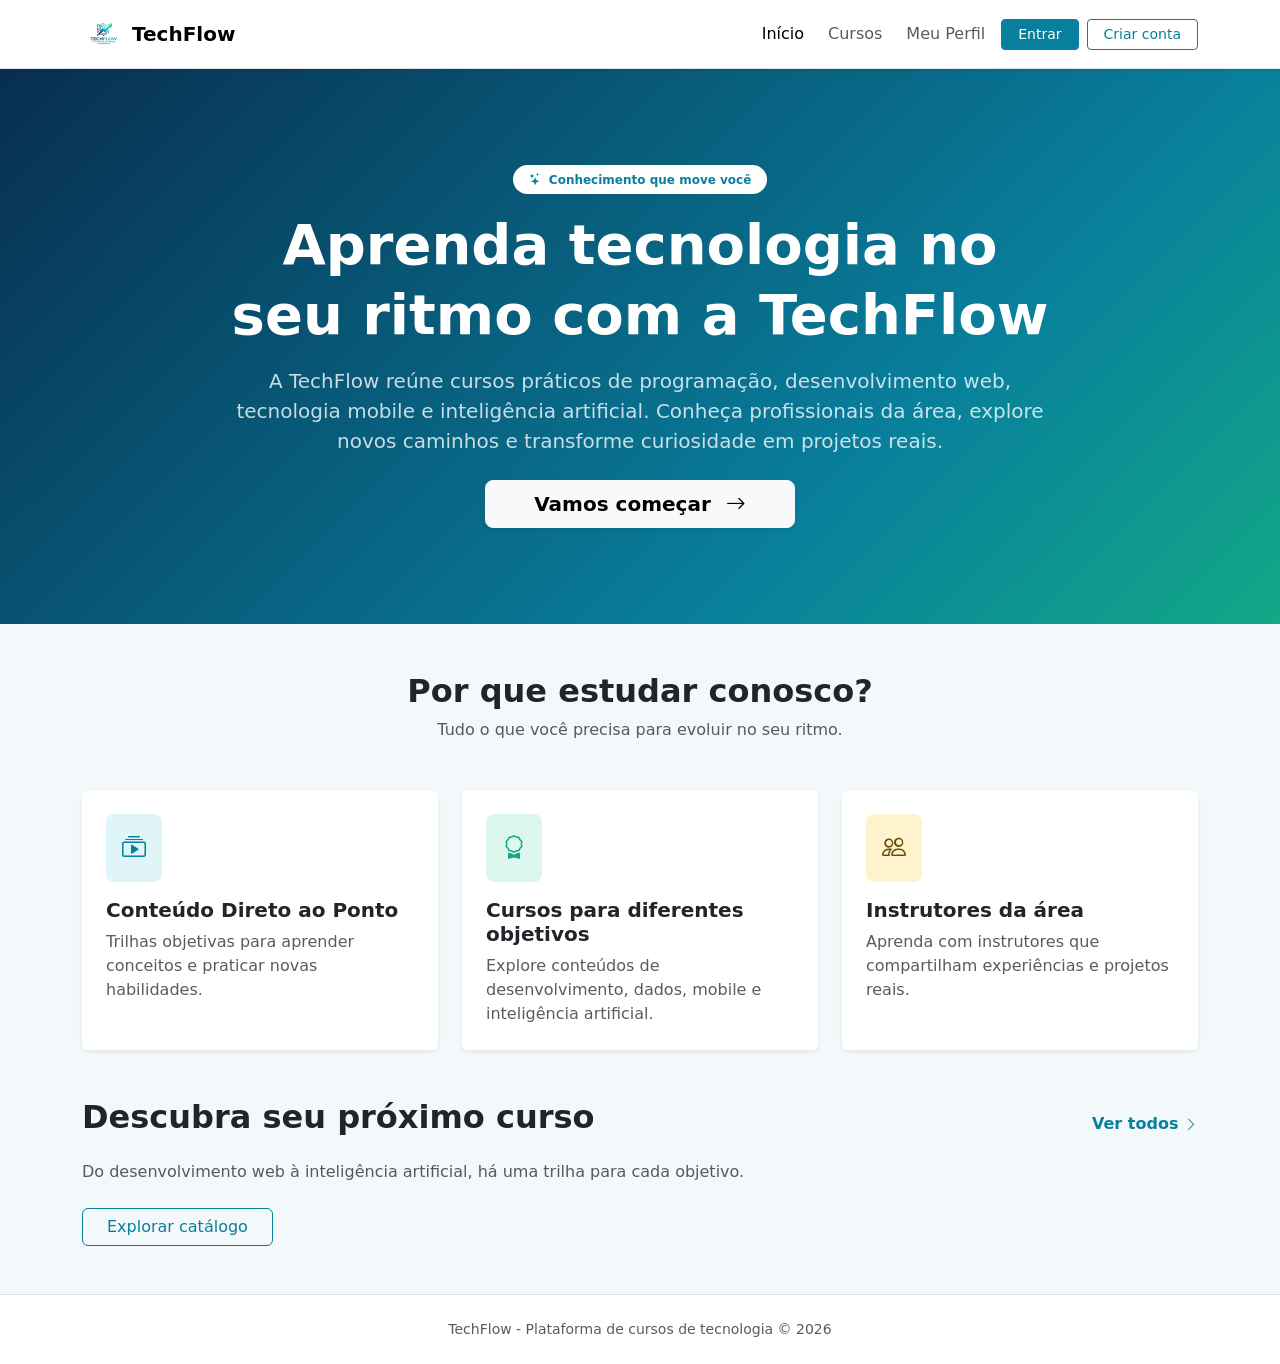
<file: index.html>
<!DOCTYPE html>
<html lang="pt-BR">
<head>
    <meta charset="UTF-8">
    <meta name="viewport" content="width=device-width, initial-scale=1.0">
    <title>TechFlow - Aprenda tecnologia</title>
    <link href="https://cdn.jsdelivr.net/npm/bootstrap@5.3.3/dist/css/bootstrap.min.css" rel="stylesheet">
    <link href="https://cdn.jsdelivr.net/npm/bootstrap-icons@1.11.3/font/bootstrap-icons.min.css" rel="stylesheet">
    <link href="assets/styles.css" rel="stylesheet">
</head>
<body class="d-flex flex-column min-vh-100 bg-body-tertiary">
    <header class="sticky-top">
        <nav class="navbar navbar-expand-lg bg-body border-bottom shadow-sm">
            <div class="container">
                <h1 class="h5 mb-0">
                    <a class="navbar-brand fw-bold d-flex align-items-center gap-2" href="index.html">
                        <img class="brand-logo" src="assets/Gemini_Generated_Image_jlvelwjlvelwjlve-removebg-preview.png" alt="">
                        <span>TechFlow</span>
                    </a>
                </h1>
                <button class="navbar-toggler" type="button" data-bs-toggle="collapse" data-bs-target="#menu" aria-controls="menu" aria-expanded="false" aria-label="Abrir menu">
                    <span class="navbar-toggler-icon"></span>
                </button>
                <div class="collapse navbar-collapse" id="menu">
                    <ul class="navbar-nav ms-auto align-items-lg-center gap-lg-2">
                        <li class="nav-item"><a class="nav-link active" aria-current="page" href="index.html">Início</a></li>
                        <li class="nav-item"><a class="nav-link" href="cursos.html">Cursos</a></li>
                        <li class="nav-item"><a class="nav-link" href="perfil.html">Meu Perfil</a></li>
                        <li class="nav-item"><a class="btn btn-primary btn-sm px-3 mt-2 mt-lg-0" href="login.html">Entrar</a></li>
                        <li class="nav-item"><a class="btn btn-outline-primary btn-sm px-3 mt-2 mt-lg-0" href="cadastro.html">Criar conta</a></li>
                    </ul>
                </div>
            </div>
        </nav>
    </header>

    <main class="flex-grow-1">
        <section class="landing-hero">
            <div class="container py-5">
                <div class="row justify-content-center text-center py-lg-5">
                    <div class="col-lg-9">
                        <span class="badge rounded-pill bg-white text-primary mb-3 px-3 py-2">
                            <i class="bi bi-stars me-1"></i> Conhecimento que move você
                        </span>
                        <h2 class="display-4 fw-bold lh-sm mb-3">Aprenda tecnologia no seu ritmo com a TechFlow</h2>
                        <p class="lead text-body-secondary mb-4">A TechFlow reúne cursos práticos de programação, desenvolvimento web, tecnologia mobile e inteligência artificial. Conheça profissionais da área, explore novos caminhos e transforme curiosidade em projetos reais.</p>
                        <a class="btn btn-light btn-lg px-5 fw-semibold shadow-sm" href="cursos.html">Vamos começar <i class="bi bi-arrow-right ms-2"></i></a>
                    </div>
                </div>
            </div>
        </section>

        <!-- Diferenciais -->
        <section class="container py-5">
            <div class="text-center mb-5">
                <h2 class="fw-bold">Por que estudar conosco?</h2>
                <p class="text-body-secondary">Tudo o que você precisa para evoluir no seu ritmo.</p>
            </div>
            <div class="row row-cols-1 row-cols-md-3 g-4">
                <div class="col">
                    <article class="card h-100 border-0 shadow-sm">
                        <div class="card-body p-4">
                            <span class="d-inline-flex rounded-3 bg-primary-subtle text-primary fs-4 p-3 mb-3"><i class="bi bi-collection-play"></i></span>
                            <h3 class="h5 fw-semibold">Conteúdo Direto ao Ponto</h3>
                            <p class="text-body-secondary mb-0">Trilhas objetivas para aprender conceitos e praticar novas habilidades.</p>
                        </div>
                    </article>
                </div>
                <div class="col">
                    <article class="card h-100 border-0 shadow-sm">
                        <div class="card-body p-4">
                            <span class="d-inline-flex rounded-3 bg-success-subtle text-success fs-4 p-3 mb-3"><i class="bi bi-award"></i></span>
                            <h3 class="h5 fw-semibold">Cursos para diferentes objetivos</h3>
                            <p class="text-body-secondary mb-0">Explore conteúdos de desenvolvimento, dados, mobile e inteligência artificial.</p>
                        </div>
                    </article>
                </div>
                <div class="col">
                    <article class="card h-100 border-0 shadow-sm">
                        <div class="card-body p-4">
                            <span class="d-inline-flex rounded-3 bg-warning-subtle text-warning-emphasis fs-4 p-3 mb-3"><i class="bi bi-people"></i></span>
                            <h3 class="h5 fw-semibold">Instrutores da área</h3>
                            <p class="text-body-secondary mb-0">Aprenda com instrutores que compartilham experiências e projetos reais.</p>
                        </div>
                    </article>
                </div>
            </div>
        </section>

        <section class="container pb-5">
            <div class="d-flex justify-content-between align-items-end mb-4">
                <h2 class="fw-bold mb-0">Descubra seu próximo curso</h2>
                <a class="link-primary link-underline-opacity-0 fw-semibold" href="cursos.html">Ver todos <i class="bi bi-chevron-right small"></i></a>
            </div>
            <p class="text-body-secondary mb-4">Do desenvolvimento web à inteligência artificial, há uma trilha para cada objetivo.</p>
            <a class="btn btn-outline-primary px-4" href="cursos.html">Explorar catálogo</a>
        </section>
    </main>

    <footer class="bg-body border-top py-4 mt-auto">
        <div class="container">
            <p class="small text-body-secondary text-center mb-0">TechFlow - Plataforma de cursos de tecnologia &copy; 2026</p>
        </div>
    </footer>

    <script src="https://cdn.jsdelivr.net/npm/bootstrap@5.3.3/dist/js/bootstrap.bundle.min.js"></script>
</body>
</html>
</file>
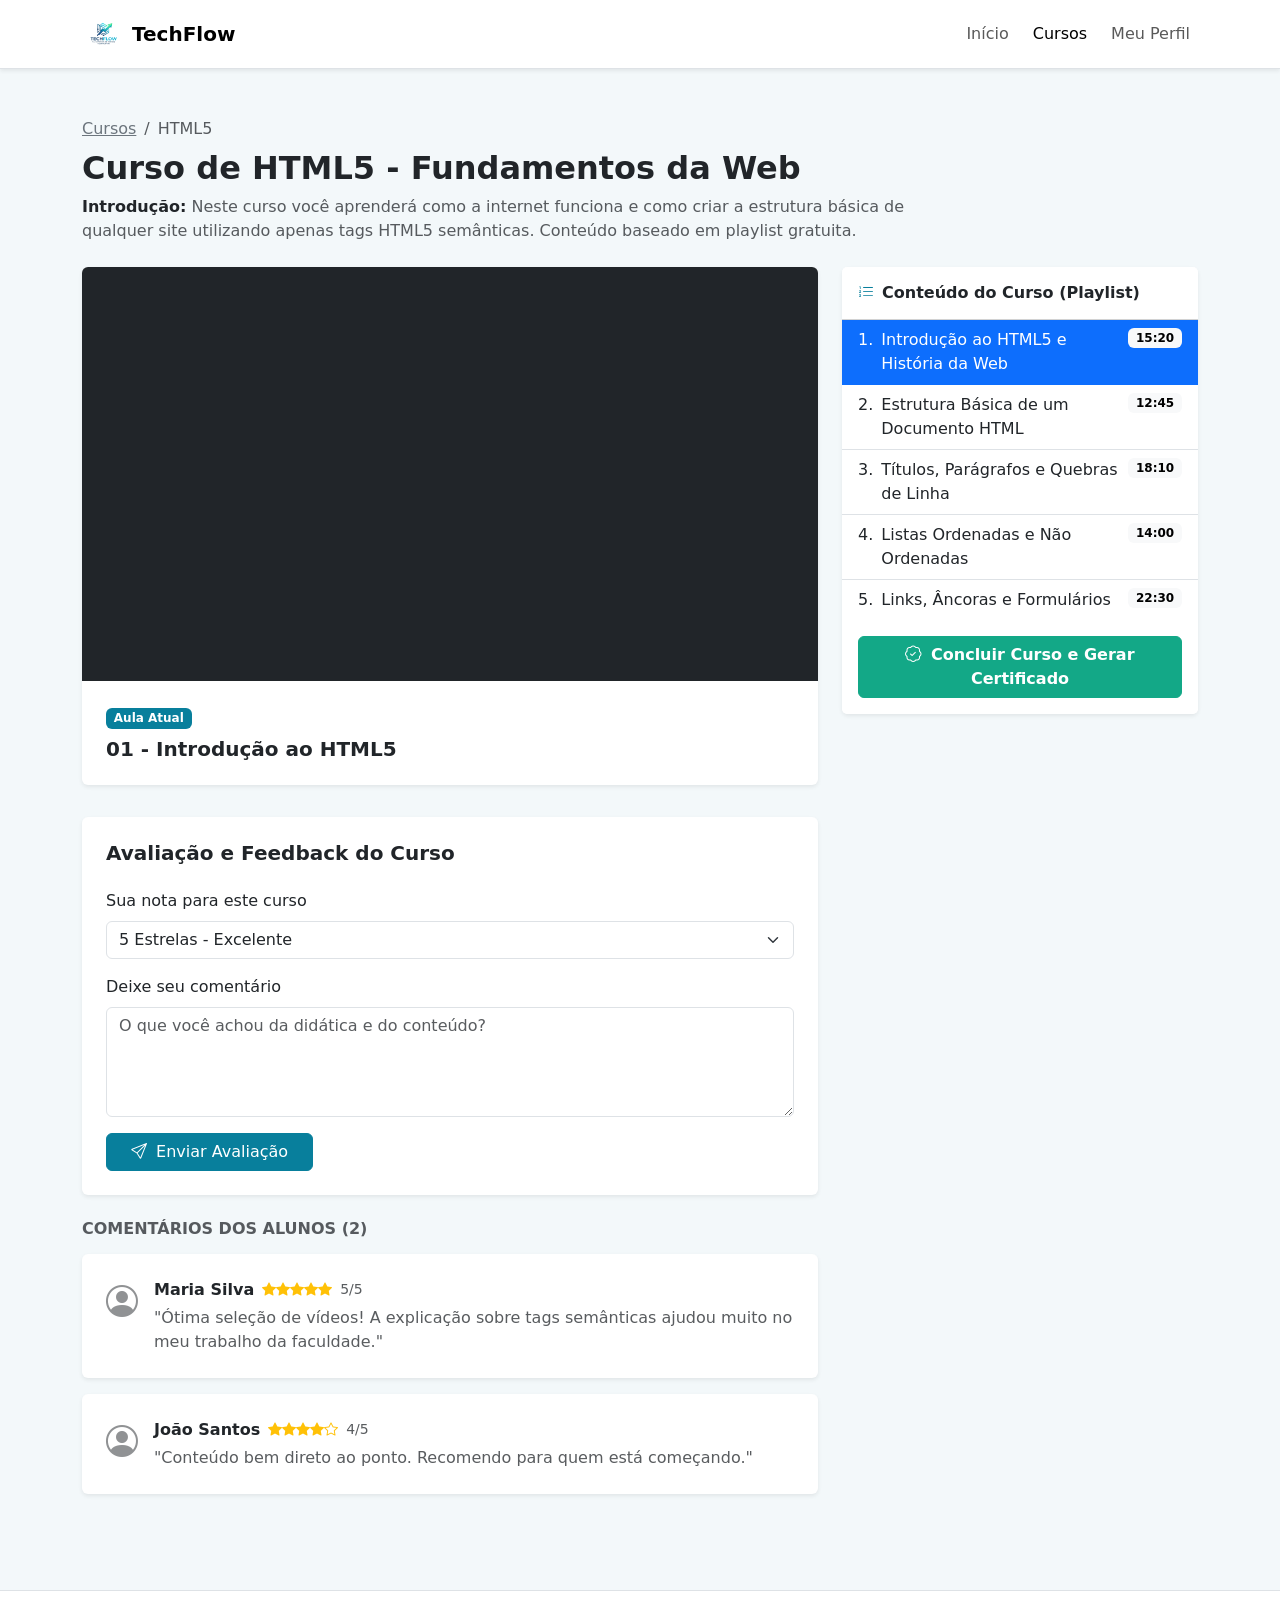
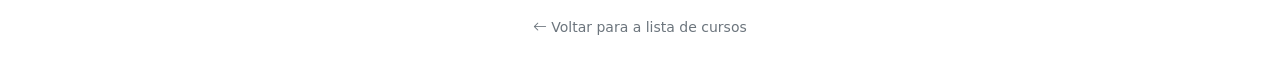
<file: aula.html>
<!DOCTYPE html>
<html lang="pt-BR">
<head>
    <meta charset="UTF-8">
    <meta name="viewport" content="width=device-width, initial-scale=1.0">
    <title>Assistindo Curso - TechFlow</title>
    <link href="https://cdn.jsdelivr.net/npm/bootstrap@5.3.3/dist/css/bootstrap.min.css" rel="stylesheet">
    <link href="https://cdn.jsdelivr.net/npm/bootstrap-icons@1.11.3/font/bootstrap-icons.min.css" rel="stylesheet">
    <link href="assets/styles.css" rel="stylesheet">
</head>
<body class="d-flex flex-column min-vh-100 bg-body-tertiary">
    <header class="sticky-top">
        <nav class="navbar navbar-expand-lg bg-body border-bottom shadow-sm">
            <div class="container">
                <h1 class="h5 mb-0">
                    <a class="navbar-brand fw-bold d-flex align-items-center gap-2" href="index.html">
                        <img class="brand-logo" src="assets/Gemini_Generated_Image_jlvelwjlvelwjlve-removebg-preview.png" alt="">
                        <span>TechFlow</span>
                    </a>
                </h1>
                <button class="navbar-toggler" type="button" data-bs-toggle="collapse" data-bs-target="#menu" aria-controls="menu" aria-expanded="false" aria-label="Abrir menu">
                    <span class="navbar-toggler-icon"></span>
                </button>
                <div class="collapse navbar-collapse" id="menu">
                    <ul class="navbar-nav ms-auto gap-lg-2">
                        <li class="nav-item"><a class="nav-link" href="index.html">Início</a></li>
                        <li class="nav-item"><a class="nav-link active" aria-current="page" href="cursos.html">Cursos</a></li>
                        <li class="nav-item"><a class="nav-link" href="perfil.html">Meu Perfil</a></li>
                    </ul>
                </div>
            </div>
        </nav>
    </header>

    <main class="flex-grow-1 py-4 py-lg-5">
        <div class="container">
            <!-- Introdução do Curso -->
            <section class="mb-4">
                <nav aria-label="breadcrumb">
                    <ol class="breadcrumb small mb-2">
                        <li class="breadcrumb-item"><a class="link-secondary" href="cursos.html">Cursos</a></li>
                        <li class="breadcrumb-item active" aria-current="page">HTML5</li>
                    </ol>
                </nav>
                <h2 class="fw-bold">Curso de HTML5 - Fundamentos da Web</h2>
                <p class="text-body-secondary col-lg-9 mb-0"><strong class="text-body">Introdução:</strong> Neste curso você aprenderá como a internet funciona e como criar a estrutura básica de qualquer site utilizando apenas tags HTML5 semânticas. Conteúdo baseado em playlist gratuita.</p>
            </section>

            <div class="row g-4">
                <!-- Player de Vídeo (Incorporado de playlist gratuita) -->
                <section class="col-lg-8">
                    <div class="card border-0 shadow-sm overflow-hidden">
                        <div class="ratio ratio-16x9 bg-dark">
                            <iframe src="https://www.youtube.com/embed/Ejkb_YpuHWs" title="Player de vídeo da aula" allowfullscreen></iframe>
                        </div>
                        <div class="card-body p-4">
                            <span class="badge text-bg-primary mb-2">Aula Atual</span>
                            <h3 class="h5 fw-semibold mb-0">01 - Introdução ao HTML5</h3>
                        </div>
                    </div>
                </section>

                <!-- Listagem dos Vídeos da Playlist -->
                <aside class="col-lg-4">
                    <div class="card border-0 shadow-sm">
                        <div class="card-header bg-body py-3">
                            <h3 class="h6 fw-bold mb-0"><i class="bi bi-list-ol me-2 text-primary"></i>Conteúdo do Curso (Playlist)</h3>
                        </div>
                        <ol class="list-group list-group-flush list-group-numbered">
                            <li class="list-group-item list-group-item-action d-flex align-items-start active" aria-current="true">
                                <a class="ms-2 me-auto text-reset text-decoration-none" href="#aula1">Introdução ao HTML5 e História da Web</a>
                                <span class="badge text-bg-light ms-2">15:20</span>
                            </li>
                            <li class="list-group-item list-group-item-action d-flex align-items-start">
                                <a class="ms-2 me-auto text-reset text-decoration-none" href="#aula2">Estrutura Básica de um Documento HTML</a>
                                <span class="badge text-bg-light ms-2">12:45</span>
                            </li>
                            <li class="list-group-item list-group-item-action d-flex align-items-start">
                                <a class="ms-2 me-auto text-reset text-decoration-none" href="#aula3">Títulos, Parágrafos e Quebras de Linha</a>
                                <span class="badge text-bg-light ms-2">18:10</span>
                            </li>
                            <li class="list-group-item list-group-item-action d-flex align-items-start">
                                <a class="ms-2 me-auto text-reset text-decoration-none" href="#aula4">Listas Ordenadas e Não Ordenadas</a>
                                <span class="badge text-bg-light ms-2">14:00</span>
                            </li>
                            <li class="list-group-item list-group-item-action d-flex align-items-start">
                                <a class="ms-2 me-auto text-reset text-decoration-none" href="#aula5">Links, Âncoras e Formulários</a>
                                <span class="badge text-bg-light ms-2">22:30</span>
                            </li>
                        </ol>
                        <div class="card-footer bg-body p-3">
                            <!-- Botão para ir à página de finalização -->
                            <a class="btn btn-success w-100 fw-semibold" href="conclusao.html"><i class="bi bi-patch-check me-1"></i> Concluir Curso e Gerar Certificado</a>
                        </div>
                    </div>
                </aside>
            </div>

            <!-- Parte de Avaliação e Comentários/Feedbacks -->
            <section class="row g-4 mt-2">
                <div class="col-lg-8">
                    <div class="card border-0 shadow-sm mb-4">
                        <div class="card-body p-4">
                            <h3 class="h5 fw-bold mb-4">Avaliação e Feedback do Curso</h3>
                            <form action="#" method="post">
                                <div class="mb-3">
                                    <label for="nota" class="form-label fw-medium">Sua nota para este curso</label>
                                    <select class="form-select" id="nota" name="nota" required>
                                        <option value="5">5 Estrelas - Excelente</option>
                                        <option value="4">4 Estrelas - Muito Bom</option>
                                        <option value="3">3 Estrelas - Bom</option>
                                        <option value="2">2 Estrelas - Regular</option>
                                        <option value="1">1 Estrela - Ruim</option>
                                    </select>
                                </div>
                                <div class="mb-3">
                                    <label for="comentario" class="form-label fw-medium">Deixe seu comentário</label>
                                    <textarea class="form-control" id="comentario" name="comentario" rows="4" placeholder="O que você achou da didática e do conteúdo?" required></textarea>
                                </div>
                                <button type="submit" class="btn btn-primary px-4"><i class="bi bi-send me-1"></i> Enviar Avaliação</button>
                            </form>
                        </div>
                    </div>

                    <h4 class="h6 fw-bold text-uppercase text-body-secondary mb-3">Comentários dos Alunos (2)</h4>
                    <div class="vstack gap-3">
                        <article class="card border-0 shadow-sm">
                            <div class="card-body d-flex gap-3 p-4">
                                <i class="bi bi-person-circle fs-2 text-body-tertiary"></i>
                                <div>
                                    <div class="d-flex flex-wrap align-items-center gap-2 mb-1">
                                        <strong>Maria Silva</strong>
                                        <span class="text-warning small" aria-label="Nota: 5 de 5"><i class="bi bi-star-fill"></i><i class="bi bi-star-fill"></i><i class="bi bi-star-fill"></i><i class="bi bi-star-fill"></i><i class="bi bi-star-fill"></i></span>
                                        <span class="small text-body-secondary">5/5</span>
                                    </div>
                                    <p class="text-body-secondary mb-0">"Ótima seleção de vídeos! A explicação sobre tags semânticas ajudou muito no meu trabalho da faculdade."</p>
                                </div>
                            </div>
                        </article>
                        <article class="card border-0 shadow-sm">
                            <div class="card-body d-flex gap-3 p-4">
                                <i class="bi bi-person-circle fs-2 text-body-tertiary"></i>
                                <div>
                                    <div class="d-flex flex-wrap align-items-center gap-2 mb-1">
                                        <strong>João Santos</strong>
                                        <span class="text-warning small" aria-label="Nota: 4 de 5"><i class="bi bi-star-fill"></i><i class="bi bi-star-fill"></i><i class="bi bi-star-fill"></i><i class="bi bi-star-fill"></i><i class="bi bi-star"></i></span>
                                        <span class="small text-body-secondary">4/5</span>
                                    </div>
                                    <p class="text-body-secondary mb-0">"Conteúdo bem direto ao ponto. Recomendo para quem está começando."</p>
                                </div>
                            </div>
                        </article>
                    </div>
                </div>
            </section>
        </div>
    </main>

    <footer class="bg-body border-top py-4 mt-5">
        <div class="container text-center">
            <a class="small link-secondary link-underline-opacity-0" href="cursos.html"><i class="bi bi-arrow-left me-1"></i>Voltar para a lista de cursos</a>
        </div>
    </footer>

    <script src="https://cdn.jsdelivr.net/npm/bootstrap@5.3.3/dist/js/bootstrap.bundle.min.js"></script>
</body>
</html>
</file>
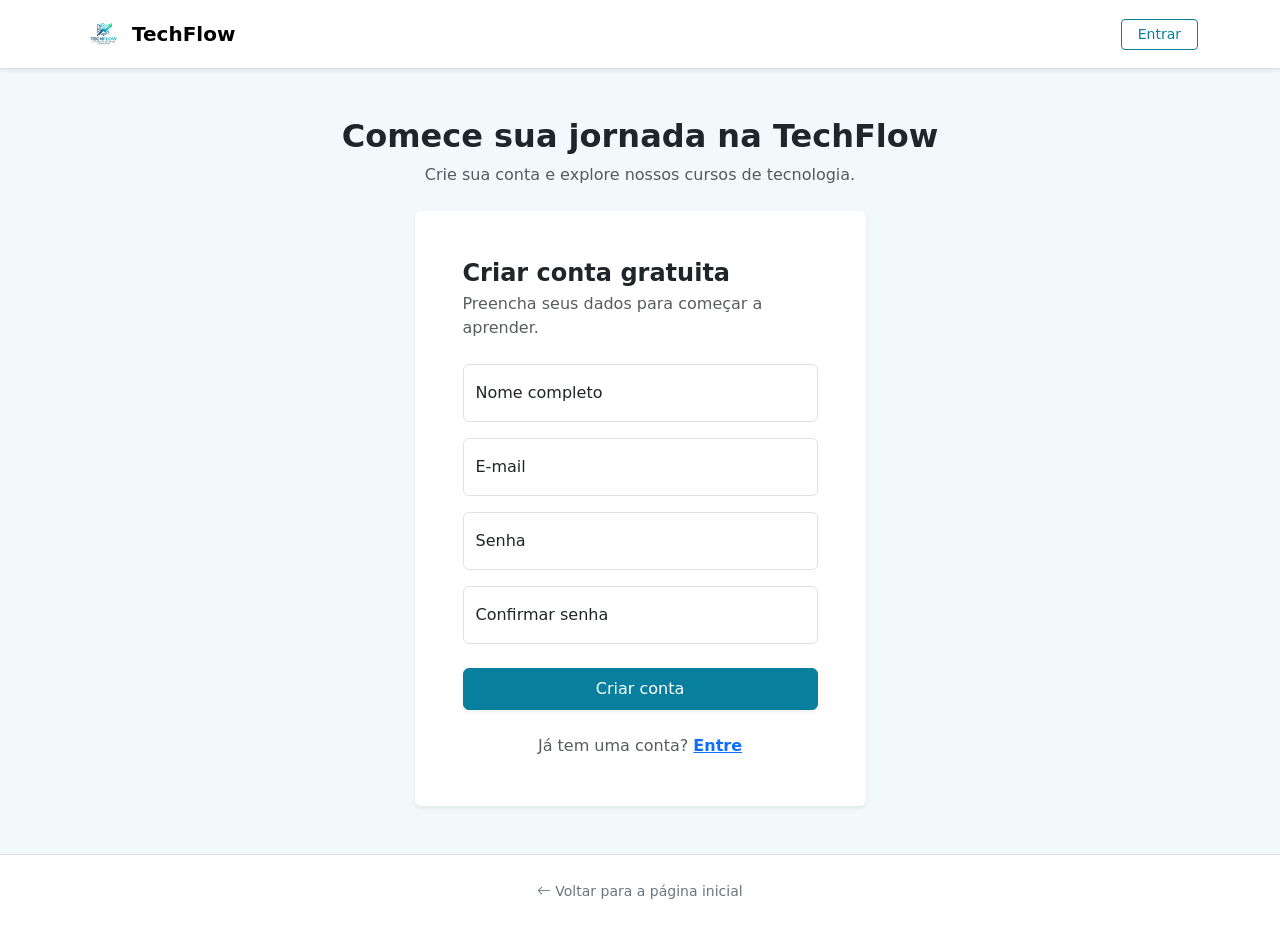
<file: cadastro.html>
<!DOCTYPE html>
<html lang="pt-BR">
<head>
    <meta charset="UTF-8">
    <meta name="viewport" content="width=device-width, initial-scale=1.0">
    <title>Criar conta - TechFlow</title>
    <link href="https://cdn.jsdelivr.net/npm/bootstrap@5.3.3/dist/css/bootstrap.min.css" rel="stylesheet">
    <link href="https://cdn.jsdelivr.net/npm/bootstrap-icons@1.11.3/font/bootstrap-icons.min.css" rel="stylesheet">
    <link href="assets/styles.css" rel="stylesheet">
</head>
<body class="d-flex flex-column min-vh-100 bg-body-tertiary">
    <header class="sticky-top">
        <nav class="navbar navbar-expand-lg bg-body border-bottom shadow-sm">
            <div class="container">
                <h1 class="h5 mb-0">
                    <a class="navbar-brand fw-bold d-flex align-items-center gap-2" href="index.html">
                        <img class="brand-logo" src="assets/Gemini_Generated_Image_jlvelwjlvelwjlve-removebg-preview.png" alt="">
                        <span>TechFlow</span>
                    </a>
                </h1>
                <a class="btn btn-outline-primary btn-sm px-3" href="login.html">Entrar</a>
            </div>
        </nav>
    </header>

    <main class="flex-grow-1 py-5">
        <div class="container">
            <div class="text-center mb-4">
                <h2 class="fw-bold">Comece sua jornada na TechFlow</h2>
                <p class="text-body-secondary mb-0">Crie sua conta e explore nossos cursos de tecnologia.</p>
            </div>
            <div class="row justify-content-center">
                <section class="col-md-7 col-lg-5">
                    <div class="card border-0 shadow-sm">
                        <div class="card-body p-4 p-lg-5">
                            <h3 class="h4 fw-bold mb-1">Criar conta gratuita</h3>
                            <p class="text-body-secondary mb-4">Preencha seus dados para começar a aprender.</p>
                            <form action="perfil.html" method="get">
                                <div class="form-floating mb-3">
                                    <input type="text" class="form-control" id="cad-nome" name="nome" placeholder="Nome completo" required>
                                    <label for="cad-nome">Nome completo</label>
                                </div>
                                <div class="form-floating mb-3">
                                    <input type="email" class="form-control" id="cad-email" name="email" placeholder="E-mail" required>
                                    <label for="cad-email">E-mail</label>
                                </div>
                                <div class="form-floating mb-3">
                                    <input type="password" class="form-control" id="cad-senha" name="senha" placeholder="Senha" required>
                                    <label for="cad-senha">Senha</label>
                                </div>
                                <div class="form-floating mb-4">
                                    <input type="password" class="form-control" id="cad-confirma-senha" name="confirma_senha" placeholder="Confirmar senha" required>
                                    <label for="cad-confirma-senha">Confirmar senha</label>
                                </div>
                                <button type="submit" class="btn btn-primary w-100 py-2 shadow-sm">Criar conta</button>
                            </form>
                            <p class="text-center text-body-secondary mt-4 mb-0">Já tem uma conta? <a href="login.html" class="fw-semibold">Entre</a></p>
                        </div>
                    </div>
                </section>
            </div>
        </div>
    </main>

    <footer class="bg-body border-top py-4 mt-auto">
        <div class="container text-center">
            <a class="small link-secondary link-underline-opacity-0" href="index.html"><i class="bi bi-arrow-left me-1"></i>Voltar para a página inicial</a>
        </div>
    </footer>
</body>
</html>
</file>
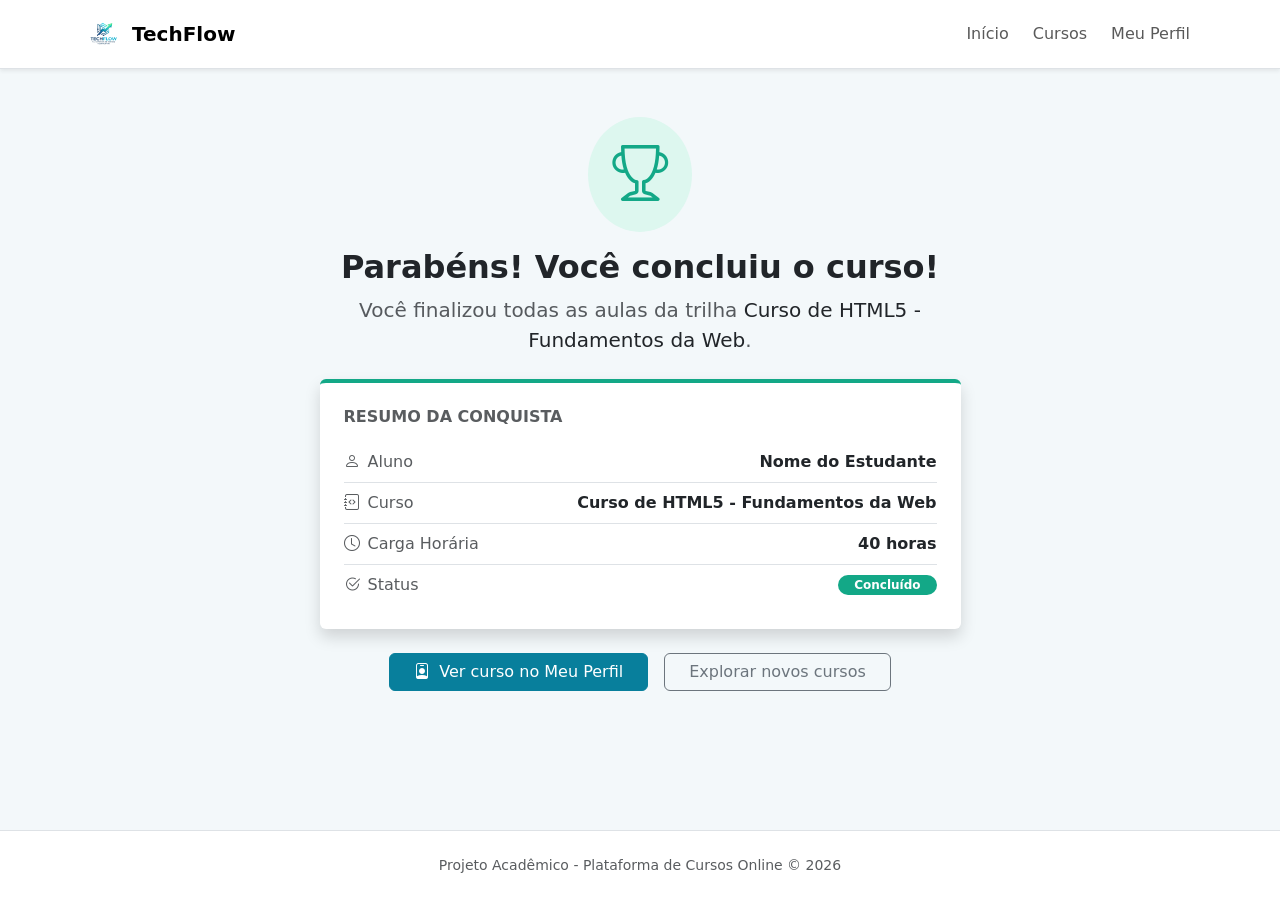
<file: conclusao.html>
<!DOCTYPE html>
<html lang="pt-BR">
<head>
    <meta charset="UTF-8">
    <meta name="viewport" content="width=device-width, initial-scale=1.0">
    <title>Curso Concluído! - TechFlow</title>
    <link href="https://cdn.jsdelivr.net/npm/bootstrap@5.3.3/dist/css/bootstrap.min.css" rel="stylesheet">
    <link href="https://cdn.jsdelivr.net/npm/bootstrap-icons@1.11.3/font/bootstrap-icons.min.css" rel="stylesheet">
    <link href="assets/styles.css" rel="stylesheet">
</head>
<body class="d-flex flex-column min-vh-100 bg-body-tertiary">
    <header class="sticky-top">
        <nav class="navbar navbar-expand-lg bg-body border-bottom shadow-sm">
            <div class="container">
                <h1 class="h5 mb-0">
                    <a class="navbar-brand fw-bold d-flex align-items-center gap-2" href="index.html">
                        <img class="brand-logo" src="assets/Gemini_Generated_Image_jlvelwjlvelwjlve-removebg-preview.png" alt="">
                        <span>TechFlow</span>
                    </a>
                </h1>
                <button class="navbar-toggler" type="button" data-bs-toggle="collapse" data-bs-target="#menu" aria-controls="menu" aria-expanded="false" aria-label="Abrir menu">
                    <span class="navbar-toggler-icon"></span>
                </button>
                <div class="collapse navbar-collapse" id="menu">
                    <ul class="navbar-nav ms-auto gap-lg-2">
                        <li class="nav-item"><a class="nav-link" href="index.html">Início</a></li>
                        <li class="nav-item"><a class="nav-link" href="cursos.html">Cursos</a></li>
                        <li class="nav-item"><a class="nav-link" href="perfil.html">Meu Perfil</a></li>
                    </ul>
                </div>
            </div>
        </nav>
    </header>

    <main class="flex-grow-1 py-5">
        <div class="container">
            <section class="row justify-content-center">
                <div class="col-md-10 col-lg-7">
                    <div class="text-center mb-4">
                        <span class="d-inline-flex rounded-circle bg-success-subtle text-success display-4 p-4 mb-3">
                            <i class="bi bi-trophy"></i>
                        </span>
                        <h2 class="fw-bold">Parabéns! Você concluiu o curso!</h2>
                        <p class="lead text-body-secondary">Você finalizou todas as aulas da trilha <strong class="text-body">Curso de HTML5 - Fundamentos da Web</strong>.</p>
                    </div>

                    <article class="card border-0 border-top border-success border-4 shadow mb-4">
                        <div class="card-body p-4">
                            <h3 class="h6 fw-bold text-uppercase text-body-secondary mb-3">Resumo da Conquista</h3>
                            <ul class="list-group list-group-flush">
                                <li class="list-group-item d-flex justify-content-between px-0">
                                    <span class="text-body-secondary"><i class="bi bi-person me-2"></i>Aluno</span>
                                    <strong>Nome do Estudante</strong>
                                </li>
                                <li class="list-group-item d-flex justify-content-between gap-3 px-0">
                                    <span class="text-body-secondary text-nowrap"><i class="bi bi-journal-code me-2"></i>Curso</span>
                                    <strong class="text-end">Curso de HTML5 - Fundamentos da Web</strong>
                                </li>
                                <li class="list-group-item d-flex justify-content-between px-0">
                                    <span class="text-body-secondary"><i class="bi bi-clock me-2"></i>Carga Horária</span>
                                    <strong>40 horas</strong>
                                </li>
                                <li class="list-group-item d-flex justify-content-between align-items-center px-0">
                                    <span class="text-body-secondary"><i class="bi bi-check2-circle me-2"></i>Status</span>
                                    <span class="badge rounded-pill text-bg-success px-3">Concluído</span>
                                </li>
                            </ul>
                        </div>
                    </article>

                    <div class="d-flex flex-column flex-sm-row justify-content-center gap-3">
                        <a class="btn btn-primary px-4" href="perfil.html"><i class="bi bi-person-badge me-1"></i> Ver curso no Meu Perfil</a>
                        <a class="btn btn-outline-secondary px-4" href="cursos.html">Explorar novos cursos</a>
                    </div>
                </div>
            </section>
        </div>
    </main>

    <footer class="bg-body border-top py-4 mt-auto">
        <div class="container">
            <p class="small text-body-secondary text-center mb-0">Projeto Acadêmico - Plataforma de Cursos Online &copy; 2026</p>
        </div>
    </footer>

    <script src="https://cdn.jsdelivr.net/npm/bootstrap@5.3.3/dist/js/bootstrap.bundle.min.js"></script>
</body>
</html>
</file>
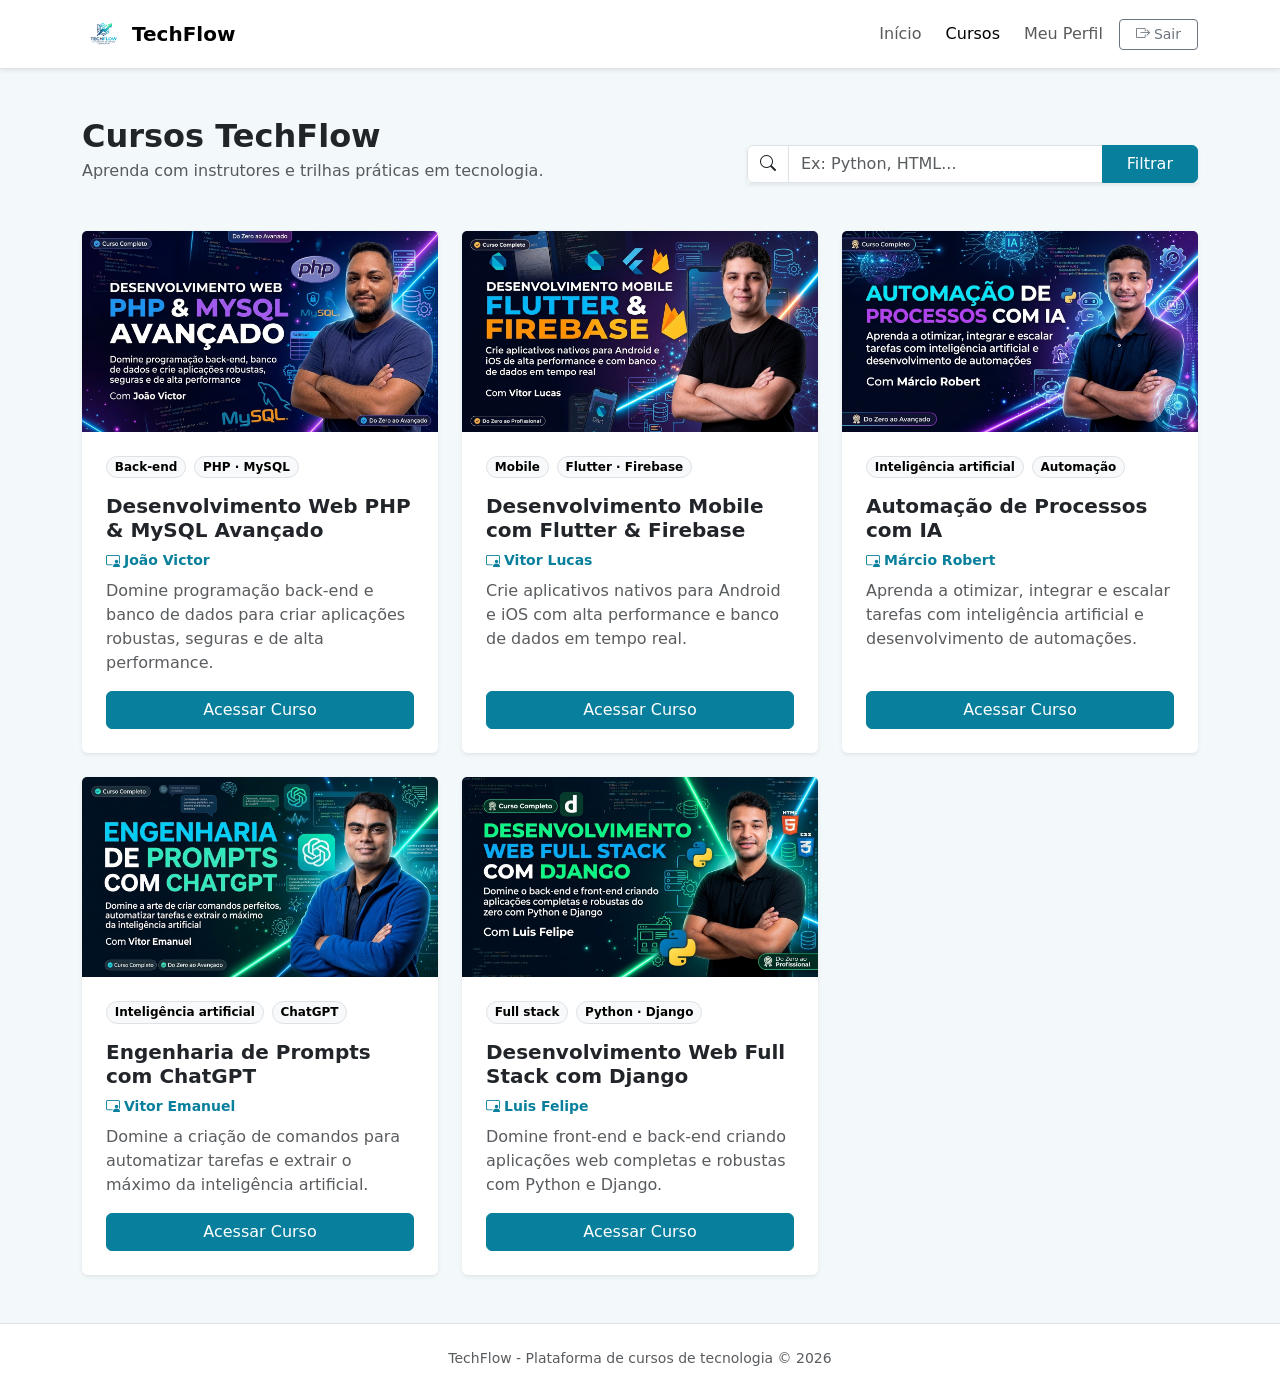
<file: cursos.html>
<!DOCTYPE html>
<html lang="pt-BR">
<head>
    <meta charset="UTF-8">
    <meta name="viewport" content="width=device-width, initial-scale=1.0">
    <title>Cursos - TechFlow</title>
    <link href="https://cdn.jsdelivr.net/npm/bootstrap@5.3.3/dist/css/bootstrap.min.css" rel="stylesheet">
    <link href="https://cdn.jsdelivr.net/npm/bootstrap-icons@1.11.3/font/bootstrap-icons.min.css" rel="stylesheet">
    <link href="assets/styles.css" rel="stylesheet">
</head>
<body class="d-flex flex-column min-vh-100 bg-body-tertiary">
    <header class="sticky-top">
        <nav class="navbar navbar-expand-lg bg-body border-bottom shadow-sm">
            <div class="container">
                <h1 class="h5 mb-0">
                    <a class="navbar-brand fw-bold d-flex align-items-center gap-2" href="index.html">
                        <img class="brand-logo" src="assets/Gemini_Generated_Image_jlvelwjlvelwjlve-removebg-preview.png" alt="">
                        <span>TechFlow</span>
                    </a>
                </h1>
                <button class="navbar-toggler" type="button" data-bs-toggle="collapse" data-bs-target="#menu" aria-controls="menu" aria-expanded="false" aria-label="Abrir menu">
                    <span class="navbar-toggler-icon"></span>
                </button>
                <div class="collapse navbar-collapse" id="menu">
                    <ul class="navbar-nav ms-auto align-items-lg-center gap-lg-2">
                        <li class="nav-item"><a class="nav-link" href="index.html">Início</a></li>
                        <li class="nav-item"><a class="nav-link active" aria-current="page" href="cursos.html">Cursos</a></li>
                        <li class="nav-item"><a class="nav-link" href="perfil.html">Meu Perfil</a></li>
                        <li class="nav-item"><a class="btn btn-outline-secondary btn-sm px-3 mt-2 mt-lg-0" href="login.html"><i class="bi bi-box-arrow-right me-1"></i>Sair</a></li>
                    </ul>
                </div>
            </div>
        </nav>
    </header>

    <main class="flex-grow-1 py-5">
        <div class="container">
            <div class="row align-items-end g-4 mb-5">
                <div class="col-lg-7">
                    <h2 class="fw-bold mb-1">Cursos TechFlow</h2>
                    <p class="text-body-secondary mb-0">Aprenda com instrutores e trilhas práticas em tecnologia.</p>
                </div>
                <!-- Filtro simples -->
                <div class="col-lg-5">
                    <form action="cursos.html" method="get" role="search">
                        <label for="busca" class="visually-hidden">Buscar curso</label>
                        <div class="input-group shadow-sm">
                            <span class="input-group-text bg-body"><i class="bi bi-search"></i></span>
                            <input type="search" class="form-control" id="busca" name="q" placeholder="Ex: Python, HTML...">
                            <button type="submit" class="btn btn-primary px-4">Filtrar</button>
                        </div>
                    </form>
                </div>
            </div>

            <section class="row row-cols-1 row-cols-md-2 row-cols-lg-3 g-4">
                <div class="col">
                    <article class="card h-100 border-0 shadow-sm">
                        <img class="course-banner card-img-top" src="assets/banner_curso_desenvolvimento_web_php_mysql.jpg" alt="Banner do curso Desenvolvimento Web PHP e MySQL Avançado, com o instrutor João Victor">
                        <div class="card-body d-flex flex-column p-4">
                            <div class="d-flex flex-wrap gap-2 mb-3">
                                <span class="badge rounded-pill text-bg-light border">Back-end</span>
                                <span class="badge rounded-pill text-bg-light border">PHP · MySQL</span>
                            </div>
                            <h3 class="h5 fw-semibold">Desenvolvimento Web PHP &amp; MySQL Avançado</h3>
                            <p class="small text-primary fw-semibold mb-2"><i class="bi bi-person-video3 me-1"></i>João Victor</p>
                            <p class="text-body-secondary flex-grow-1">Domine programação back-end e banco de dados para criar aplicações robustas, seguras e de alta performance.</p>
                            <a class="btn btn-primary w-100" href="aula.html">Acessar Curso</a>
                        </div>
                    </article>
                </div>

                <div class="col">
                    <article class="card h-100 border-0 shadow-sm">
                        <img class="course-banner card-img-top" src="assets/banner_curso_desenvolvimento_mobile_flutter_firebase.jpg" alt="Banner do curso Desenvolvimento Mobile Flutter e Firebase, com o instrutor Vitor Lucas">
                        <div class="card-body d-flex flex-column p-4">
                            <div class="d-flex flex-wrap gap-2 mb-3">
                                <span class="badge rounded-pill text-bg-light border">Mobile</span>
                                <span class="badge rounded-pill text-bg-light border">Flutter · Firebase</span>
                            </div>
                            <h3 class="h5 fw-semibold">Desenvolvimento Mobile com Flutter &amp; Firebase</h3>
                            <p class="small text-primary fw-semibold mb-2"><i class="bi bi-person-video3 me-1"></i>Vitor Lucas</p>
                            <p class="text-body-secondary flex-grow-1">Crie aplicativos nativos para Android e iOS com alta performance e banco de dados em tempo real.</p>
                            <a class="btn btn-primary w-100" href="aula.html">Acessar Curso</a>
                        </div>
                    </article>
                </div>

                <div class="col">
                    <article class="card h-100 border-0 shadow-sm">
                        <img class="course-banner card-img-top" src="assets/banner_curso_automacao_de_processos_com_ia.jpg" alt="Banner do curso Automação de Processos com IA, com o instrutor Márcio Robert">
                        <div class="card-body d-flex flex-column p-4">
                            <div class="d-flex flex-wrap gap-2 mb-3">
                                <span class="badge rounded-pill text-bg-light border">Inteligência artificial</span>
                                <span class="badge rounded-pill text-bg-light border">Automação</span>
                            </div>
                            <h3 class="h5 fw-semibold">Automação de Processos com IA</h3>
                            <p class="small text-primary fw-semibold mb-2"><i class="bi bi-person-video3 me-1"></i>Márcio Robert</p>
                            <p class="text-body-secondary flex-grow-1">Aprenda a otimizar, integrar e escalar tarefas com inteligência artificial e desenvolvimento de automações.</p>
                            <a class="btn btn-primary w-100" href="aula.html">Acessar Curso</a>
                        </div>
                    </article>
                </div>

                <div class="col">
                    <article class="card h-100 border-0 shadow-sm">
                        <img class="course-banner card-img-top" src="assets/banner_curso_engenharia_de_prompts_com_chatgpt.jpg" alt="Banner do curso Engenharia de Prompts com ChatGPT, com o instrutor Vitor Emanuel">
                        <div class="card-body d-flex flex-column p-4">
                            <div class="d-flex flex-wrap gap-2 mb-3">
                                <span class="badge rounded-pill text-bg-light border">Inteligência artificial</span>
                                <span class="badge rounded-pill text-bg-light border">ChatGPT</span>
                            </div>
                            <h3 class="h5 fw-semibold">Engenharia de Prompts com ChatGPT</h3>
                            <p class="small text-primary fw-semibold mb-2"><i class="bi bi-person-video3 me-1"></i>Vitor Emanuel</p>
                            <p class="text-body-secondary flex-grow-1">Domine a criação de comandos para automatizar tarefas e extrair o máximo da inteligência artificial.</p>
                            <a class="btn btn-primary w-100" href="aula.html">Acessar Curso</a>
                        </div>
                    </article>
                </div>

                <div class="col">
                    <article class="card h-100 border-0 shadow-sm">
                        <img class="course-banner card-img-top" src="assets/banner_curso_desenvolvimento_web_full_stack_com_django.jpg" alt="Banner do curso Desenvolvimento Web Full Stack com Django, com o instrutor Luis Felipe">
                        <div class="card-body d-flex flex-column p-4">
                            <div class="d-flex flex-wrap gap-2 mb-3">
                                <span class="badge rounded-pill text-bg-light border">Full stack</span>
                                <span class="badge rounded-pill text-bg-light border">Python · Django</span>
                            </div>
                            <h3 class="h5 fw-semibold">Desenvolvimento Web Full Stack com Django</h3>
                            <p class="small text-primary fw-semibold mb-2"><i class="bi bi-person-video3 me-1"></i>Luis Felipe</p>
                            <p class="text-body-secondary flex-grow-1">Domine front-end e back-end criando aplicações web completas e robustas com Python e Django.</p>
                            <a class="btn btn-primary w-100" href="aula.html">Acessar Curso</a>
                        </div>
                    </article>
                </div>
            </section>
        </div>
    </main>

    <footer class="bg-body border-top py-4 mt-auto">
        <div class="container">
            <p class="small text-body-secondary text-center mb-0">TechFlow - Plataforma de cursos de tecnologia &copy; 2026</p>
        </div>
    </footer>

    <script src="https://cdn.jsdelivr.net/npm/bootstrap@5.3.3/dist/js/bootstrap.bundle.min.js"></script>
</body>
</html>
</file>
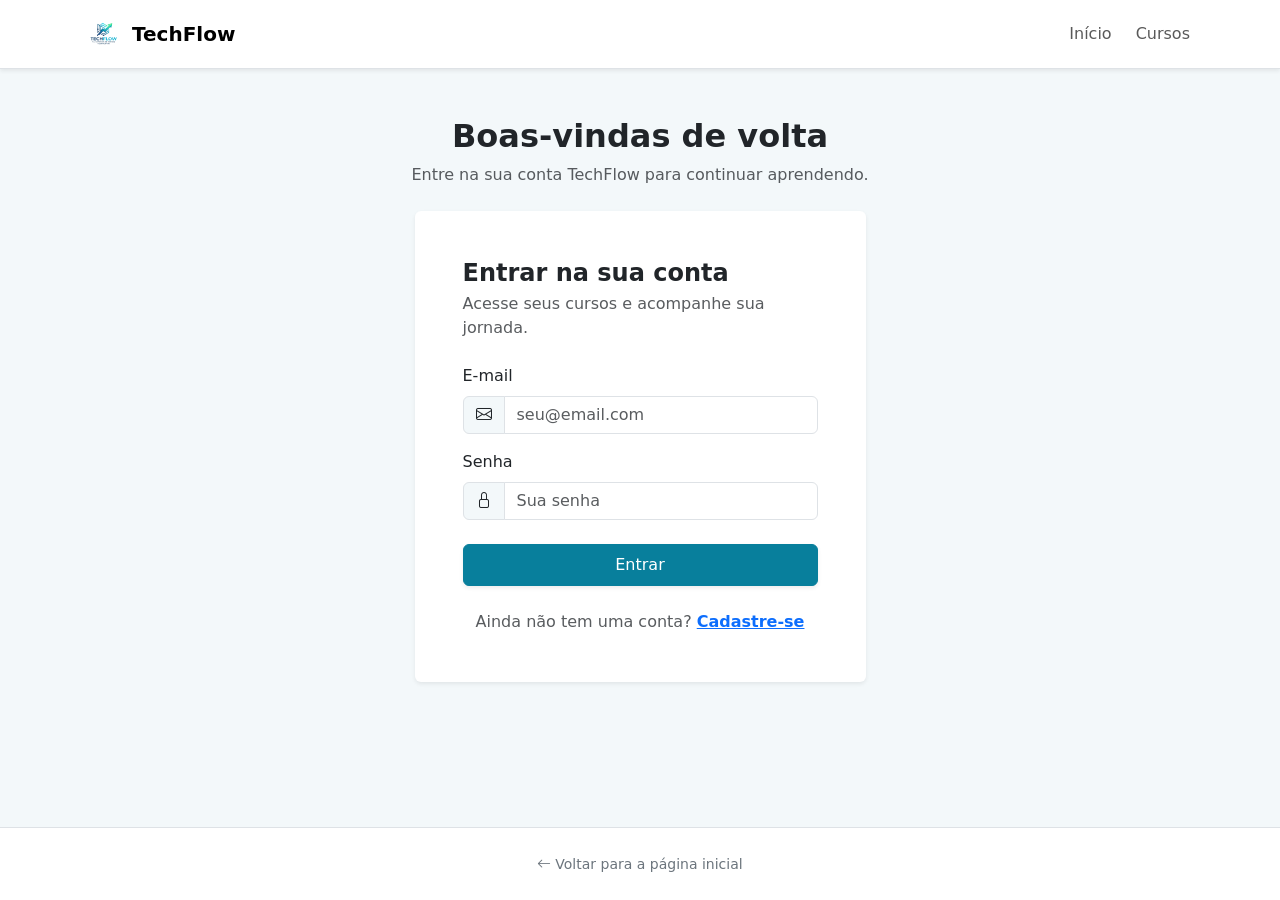
<file: login.html>
<!DOCTYPE html>
<html lang="pt-BR">
<head>
    <meta charset="UTF-8">
    <meta name="viewport" content="width=device-width, initial-scale=1.0">
    <title>Entrar - TechFlow</title>
    <link href="https://cdn.jsdelivr.net/npm/bootstrap@5.3.3/dist/css/bootstrap.min.css" rel="stylesheet">
    <link href="https://cdn.jsdelivr.net/npm/bootstrap-icons@1.11.3/font/bootstrap-icons.min.css" rel="stylesheet">
    <link href="assets/styles.css" rel="stylesheet">
</head>
<body class="d-flex flex-column min-vh-100 bg-body-tertiary">
    <header class="sticky-top">
        <nav class="navbar navbar-expand-lg bg-body border-bottom shadow-sm">
            <div class="container">
                <h1 class="h5 mb-0">
                    <a class="navbar-brand fw-bold d-flex align-items-center gap-2" href="index.html">
                        <img class="brand-logo" src="assets/Gemini_Generated_Image_jlvelwjlvelwjlve-removebg-preview.png" alt="">
                        <span>TechFlow</span>
                    </a>
                </h1>
                <button class="navbar-toggler" type="button" data-bs-toggle="collapse" data-bs-target="#menu" aria-controls="menu" aria-expanded="false" aria-label="Abrir menu">
                    <span class="navbar-toggler-icon"></span>
                </button>
                <div class="collapse navbar-collapse" id="menu">
                    <ul class="navbar-nav ms-auto gap-lg-2">
                        <li class="nav-item"><a class="nav-link" href="index.html">Início</a></li>
                        <li class="nav-item"><a class="nav-link" href="cursos.html">Cursos</a></li>
                    </ul>
                </div>
            </div>
        </nav>
    </header>

    <main class="flex-grow-1 py-5">
        <div class="container">
            <div class="text-center mb-4">
                <h2 class="fw-bold">Boas-vindas de volta</h2>
                <p class="text-body-secondary mb-0">Entre na sua conta TechFlow para continuar aprendendo.</p>
            </div>

            <div class="row justify-content-center">
                <section class="col-md-7 col-lg-5">
                    <div class="card border-0 shadow-sm">
                        <div class="card-body p-4 p-lg-5">
                            <h3 class="h4 fw-bold mb-1">Entrar na sua conta</h3>
                            <p class="text-body-secondary mb-4">Acesse seus cursos e acompanhe sua jornada.</p>
                            <form action="cursos.html" method="get">
                                <div class="mb-3">
                                    <label for="login-email" class="form-label fw-medium">E-mail</label>
                                    <div class="input-group">
                                        <span class="input-group-text"><i class="bi bi-envelope"></i></span>
                                        <input type="email" class="form-control" id="login-email" name="email" required placeholder="seu@email.com">
                                    </div>
                                </div>
                                <div class="mb-4">
                                    <label for="login-senha" class="form-label fw-medium">Senha</label>
                                    <div class="input-group">
                                        <span class="input-group-text"><i class="bi bi-lock"></i></span>
                                        <input type="password" class="form-control" id="login-senha" name="senha" required placeholder="Sua senha">
                                    </div>
                                </div>
                                <button type="submit" class="btn btn-primary w-100 py-2 shadow-sm">Entrar</button>
                            </form>
                            <p class="text-center text-body-secondary mt-4 mb-0">Ainda não tem uma conta? <a href="cadastro.html" class="fw-semibold">Cadastre-se</a></p>
                        </div>
                    </div>
                </section>
            </div>
        </div>
    </main>

    <footer class="bg-body border-top py-4 mt-auto">
        <div class="container text-center">
            <a class="small link-secondary link-underline-opacity-0" href="index.html"><i class="bi bi-arrow-left me-1"></i>Voltar para a página inicial</a>
        </div>
    </footer>

    <script src="https://cdn.jsdelivr.net/npm/bootstrap@5.3.3/dist/js/bootstrap.bundle.min.js"></script>
</body>
</html>
</file>
<file: assets/styles.css>
:root {
    --bs-primary: #087f9c;
    --bs-primary-rgb: 8, 127, 156;
    --bs-primary-text-emphasis: #07546a;
    --bs-primary-bg-subtle: #dff5f7;
    --bs-primary-border-subtle: #a9e3e8;
    --bs-success: #13a887;
    --bs-success-rgb: 19, 168, 135;
    --bs-success-text-emphasis: #08745d;
    --bs-success-bg-subtle: #ddf7ef;
    --bs-success-border-subtle: #a9ead5;
    --bs-link-color: #087f9c;
    --bs-link-hover-color: #07546a;
    --bs-tertiary-bg: #f3f8fa;
    --bs-tertiary-bg-rgb: 243, 248, 250;
}

body {
    background-color: #f3f8fa !important;
}

.btn-primary {
    --bs-btn-bg: #087f9c;
    --bs-btn-border-color: #087f9c;
    --bs-btn-hover-bg: #07546a;
    --bs-btn-hover-border-color: #07546a;
    --bs-btn-active-bg: #064354;
    --bs-btn-active-border-color: #064354;
}

.btn-outline-primary {
    --bs-btn-color: #087f9c;
    --bs-btn-border-color: #087f9c;
    --bs-btn-hover-bg: #087f9c;
    --bs-btn-hover-border-color: #087f9c;
}

.btn-success {
    --bs-btn-bg: #13a887;
    --bs-btn-border-color: #13a887;
    --bs-btn-hover-bg: #08745d;
    --bs-btn-hover-border-color: #08745d;
}

.brand-logo {
    width: 42px;
    height: 42px;
    object-fit: contain;
}

.course-banner {
    width: 100%;
    aspect-ratio: 16 / 9;
    object-fit: cover;
}

.landing-hero {
    background: linear-gradient(135deg, #082e4f 0%, #087f9c 68%, #13a887 100%);
    color: #fff;
}

.landing-hero .text-body-secondary {
    color: rgba(255, 255, 255, .78) !important;
}
</file>
